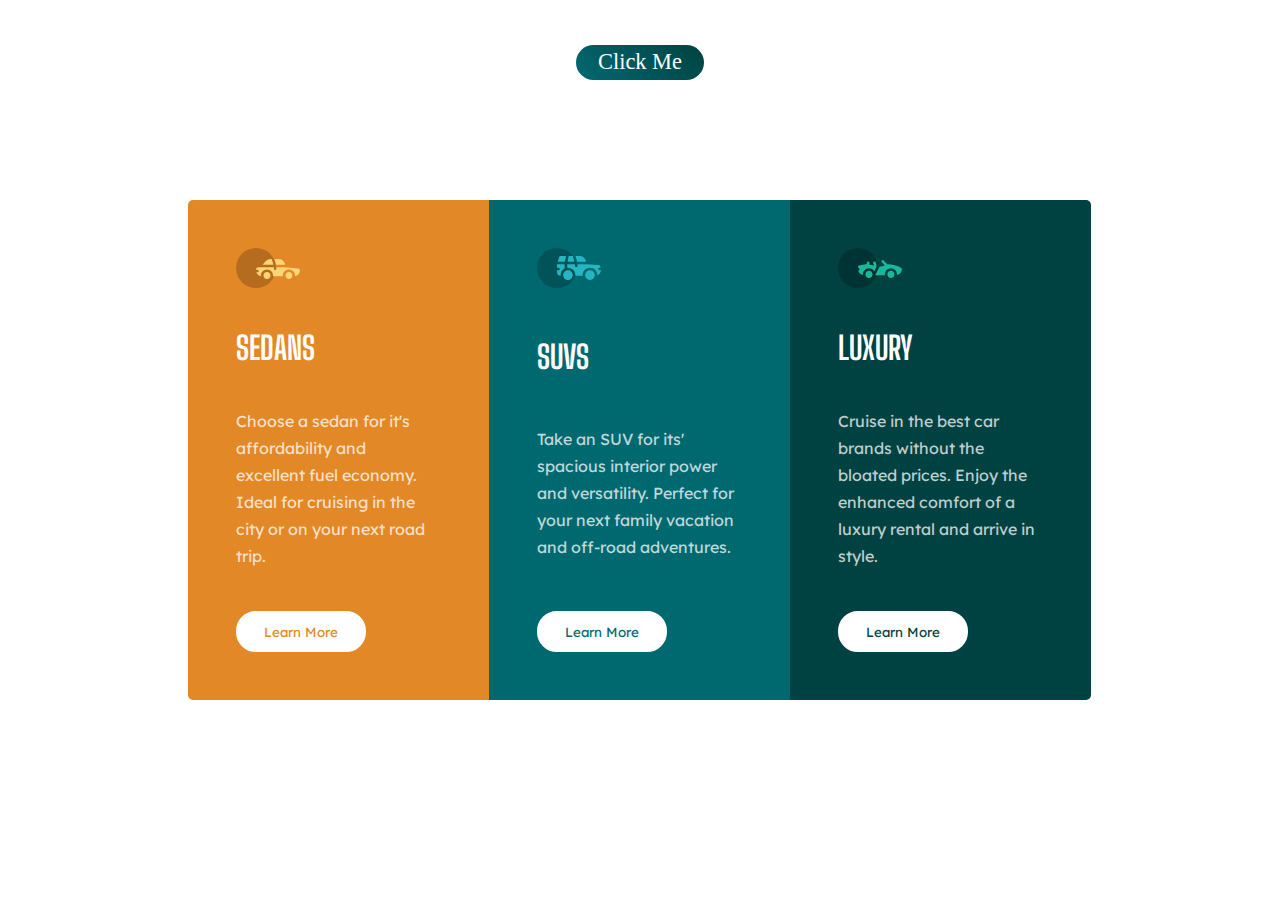
<file: index.html>
<!DOCTYPE html>
<html lang="en">
  <head>
    <meta charset="UTF-8" />
    <meta http-equiv="X-UA-Compatible" content="IE=edge" />
    <meta name="viewport" content="width=device-width, initial-scale=1.0" />
    <link
      rel="stylesheet"
      type="text/css"
      href="https://fonts.googleapis.com/css?family=Big+Shoulders+Display"
    />
    <link
      rel="stylesheet"
      type="text/css"
      href="https://fonts.googleapis.com/css?family=Lexend+Deca"
    />
    <link rel="stylesheet" href="style.css" />
    <title>Document</title>
  </head>
  <body>
    <a href="grid.html">Click Me</a>
    <div class="container">
      <div class="cards bright-orange">
        <img src="./images/icon-sedans.svg" alt="" />
        <h3>Sedans</h3>
        <p>
          Choose a sedan for it's affordability and excellent fuel economy.
          Ideal for cruising in the city or on your next road trip.
        </p>
        <button>Learn More</button>
      </div>
      <div class="cards dark-cyan">
        <img src="./images/icon-suvs.svg" alt="" />
        <h3>SUVS</h3>
        <p>
          Take an SUV for its' spacious interior power and versatility. Perfect
          for your next family vacation and off-road adventures.
        </p>
        <button>Learn More</button>
      </div>
      <div class="cards very-dark-cyan">
        <img src="./images/icon-luxury.svg" alt="" />
        <h3>Luxury</h3>
        <p>
          Cruise in the best car brands without the bloated prices. Enjoy the
          enhanced comfort of a luxury rental and arrive in style.
        </p>
        <button>Learn More</button>
      </div>
    </div>
  </body>
</html>
</file>
<file: style.css>
*,
*::before,
*::after {
  padding: 0;
  margin: 0;
  box-sizing: border-box;
}

:root {
  --bright-orange: hsl(31, 77%, 52%);
  --dark-cyan: hsl(184, 100%, 22%);
  --very-dark-cyan: hsl(179, 100%, 13%);
}

a {
  position: absolute;
  top: 0;
  padding: 0.2em 1em;
  margin: 2em;
  font-size: 1.4rem;
  text-decoration: none;
  border-radius: 20px;
  background: linear-gradient(45deg, var(--dark-cyan), var(--very-dark-cyan));
  color: hsl(0, 0%, 100%);
}

@media screen and (min-width: 662px) {
  body {
    display: flex;
    justify-content: center;
    align-items: center;
    height: 100vh;
  }
}

.bright-orange {
  background-color: var(--bright-orange);
}

.dark-cyan {
  background-color: var(--dark-cyan);
}

.very-dark-cyan {
  background-color: var(--very-dark-cyan);
}

.container {
  margin: 7em auto;
  width: 90%;
  max-width: 338px;
}

@media screen and (min-width: 662px) {
  .container {
    max-width: 903.809px;
    display: flex;
  }
}

.cards {
  height: 500px;
  padding: 2em 3em;
  color: hsl(0, 0%, 100%);
  display: flex;
  flex-direction: column;
  justify-content: space-evenly;
  align-items: flex-start;
}

@media screen and (min-width: 662px) {
  .cards {
    width: 33.3%;
    padding: 3em 1em 3em 3em;
    justify-content: space-between;
  }
}

.cards h3 {
  font-size: 2rem;
  font-family: "Big shoulders display", sans-serif;
  text-transform: uppercase;
}

.cards p {
  font-family: "Lexend Deca", sans-serif;
  max-width: 197px;
  line-height: 27px;
  color: hsla(0, 0%, 100%, 0.75);
}

.cards button {
  font-family: "Lexend Deca", sans-serif;
  padding: 0.7em 1em;
  border-radius: 20px;
  background-color: hsl(0, 0%, 100%);
  border: solid hsl(0, 0%, 100%);
  width: 130px;
}

.cards.bright-orange {
  border-radius: 5px 5px 0 0;
}

@media screen and (min-width: 662px) {
  .cards.bright-orange {
    border-radius: 5px 0 0 5px;
  }
}

.cards.very-dark-cyan {
  border-radius: 0 0 5px 5px;
}

@media screen and (min-width: 662px) {
  .cards.very-dark-cyan {
    border-radius: 0 5px 5px 0;
  }
}

.cards:nth-child(1) button {
  color: var(--bright-orange);
}

.cards:nth-child(1) button:hover {
  background-color: var(--bright-orange);
  color: hsl(0, 0%, 100%);
}

.cards:nth-child(2) button {
  color: var(--dark-cyan);
}

.cards:nth-child(2) button:hover {
  background-color: var(--dark-cyan);
  color: hsl(0, 0%, 100%);
}

.cards:nth-child(3) button {
  color: var(--very-dark-cyan);
}

.cards:nth-child(3) button:hover {
  background-color: var(--very-dark-cyan);
  color: hsl(0, 0%, 100%);
}

/* --------------------- */
.grid-body {
  height: 100vh;
  display: flex;
  align-items: center;
  justify-content: center;
  background-color: #02032b;
}

.grid-body a {
  background: linear-gradient(45deg, #ff5c00, #ffaf00, #037b03, #0077ff);
  color: #02032b;
}

.parent-box {
  width: 80%;
  max-width: 637.73px;
  height: 60%;
  display: grid;
  grid-template: repeat(4, 1fr) / repeat(6, 1fr);
  grid-gap: 15px;
}

.safety-orange {
  background-color: #ff5c00;
}

.chinese-yellow {
  background-color: #ffaf00;
}

.dark-green {
  background-color: #037b03;
}

.vivid-blue {
  background-color: #0077ff;
}

.box-1 {
  grid-column: 1/5;
  grid-row: 1/3;
}

.box-2 {
  grid-column: 5/7;
  grid-row: 1/3;
}

.box-3 {
  grid-column: 1/4;
  grid-row: 3/5;
}

.box-4 {
  grid-column: 4/7;
  grid-row: 3/4;
}

.box-5 {
  grid-column: 4/7;
  grid-row: 4/5;
}
</file>
